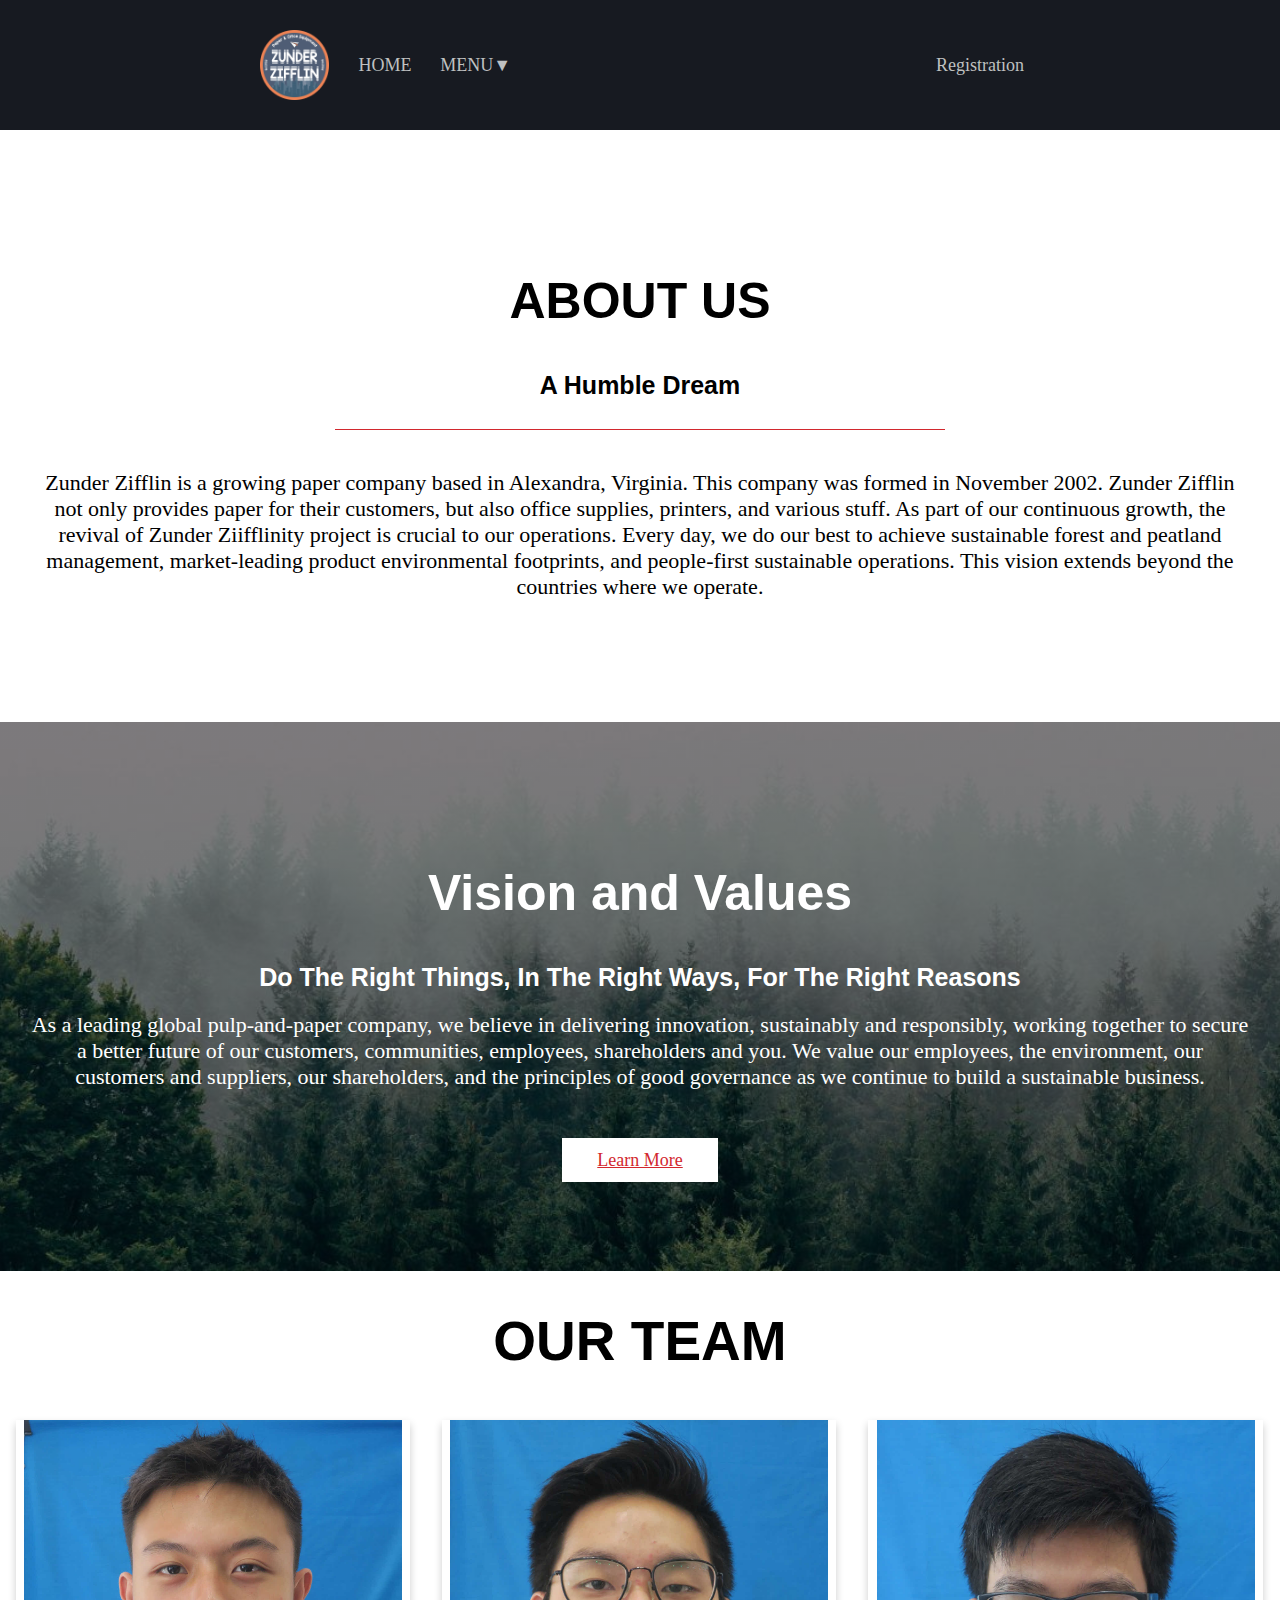
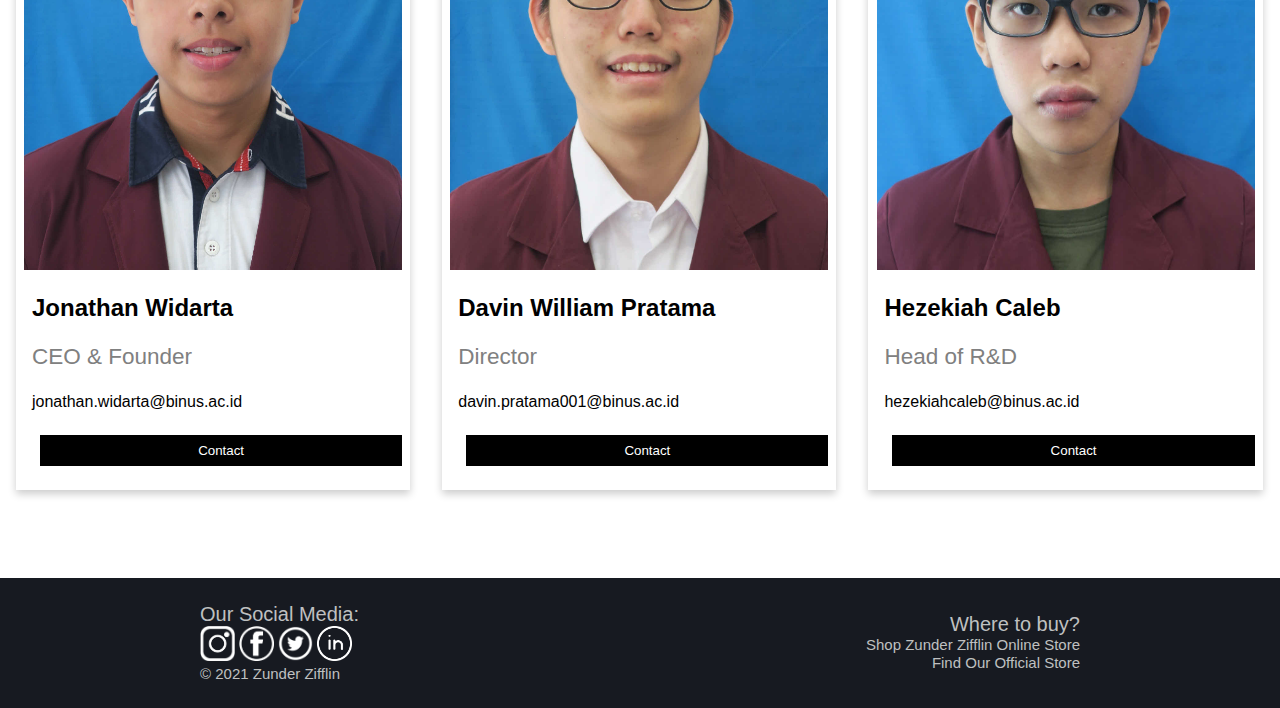
<file: CompanyProfile.html>
<!DOCTYPE html>
<html lang="en">
<head>
    <meta charset="UTF-8">
    <meta name="viewport" content="width=device-width, initial-scale=1.0">
    <title>HCI</title>
    <link rel="stylesheet" href="Styling.css">
    <script  src='jquery-3.3.1.js'></script>
    <script async src="script.js"></script>
</head>
<body>
    <header>
        <nav class="flexing" >
            <div class="headTop">
                <div class="logoContainer">
                    <img src="asset/Logo-mini.png" class="logo" alt="">
                </div>
                <div class="homeContainer">
                    <a href="index.html" class="navigation"  >HOME</a>
                </div>
                <div class="MenuContainer">
                    <div class="Menu">
                        <a class="MenuBtn">MENU▼</a>
                        <div class="grup1">
                            <a href="Product.html" class="navigation" >Products</a>
                            <a href="CompanyProfile.html" class="navigation">Company Profile</a>
                            <a href="ContactUs.html" class="navigation"> Contact Us</a>
                        </div> 
                    </div>
                </div>
                <div class="rightContainer">
                    <div class="grup2">
                        <a href="Registration.html" class="navigation">Registration</a>
                    </div>
                </div>
            </div>                        
        </nav>
    </header>


    <body>
        <div>
            <section class="story-section company-sections ct-u-paddingBoth100 paddingBothHalf noTopMobilePadding" id="section">
                <div class="container text-center">
                    <h2>
                        ABOUT US
                    </h2>
                    <h3>
                        A humble dream
                    </h3>
                    <div>
                        <div class="red-border">
                            &nbsp;
                        </div>
                        <p class="ct-u-size22 ct-u-fontWeight300 marginTop40">
                            Zunder Zifflin is a growing paper company based in Alexandra, Virginia. This company was formed in November 2002. Zunder Zifflin not only provides paper for their customers, but also office supplies, printers, and various stuff. As part of our continuous growth, the revival of Zunder Ziifflinity project is crucial to our operations. Every day, we do our best to achieve sustainable forest and peatland management, market-leading product environmental footprints, and people-first sustainable operations. This vision extends beyond the countries where we operate.
                        </p>
                    </div>
                </div>
            </section>
            <section class="culture-section company-sections ct-u-paddingBoth100 paddingBothHalf noTopMobilePadding">
                <div class="container">
                    <div>
                        <h2>
                            Vision and Values 
                        </h2>
                        <h3>
                            Do the right things, in the right ways, for the right reasons
                        </h3>
                        <p class="ct-u-size22 ct-u-fontWeight300 ct-u-marginBottom60">
                            As a leading global pulp-and-paper company, we believe in delivering innovation, sustainably and responsibly, working together to secure a better future of our customers, communities, employees, shareholders and you. We value our employees, the environment, our customers and suppliers, our shareholders, and the principles of good governance as we continue to build a sustainable business.
                        </p>
                    </div>
                    <a class="ct-u-marginTop60 btn btn-red-reversed btn-fullWidth-sm ct-u-size19" href="">Learn More</a>
                </div>
            </section>
            <div class="">
                <h2 class="staff-section">OUR TEAM</h2>
                <div class="row">
                    <div class="column2">
                        <div class="card">
                            <img src="asset/Staff-1.jpg" alt="JONATHAN WIDARTA" >
                            <div class="container-staff">
                                <h2>Jonathan Widarta</h2>
                                <p class="titleCompany">CEO & Founder</p>
                                <p>jonathan.widarta@binus.ac.id</p>
                                <p><button class="button">Contact</button></p>
                            </div>
                        </div>
                    </div>

                    <div class="column2">
                        <div class="card">
                            <img src="asset/Staff-2.jpg" alt="DAVIN WILLIAM PRATAMA" >
                            <div class="container-staff">
                                <h2>Davin William Pratama</h2>
                                <p class="titleCompany">Director</p>
                                <p>davin.pratama001@binus.ac.id</p>
                                <p><button class="button">Contact</button></p>
                            </div>
                        </div>
                    </div>

                    <div class="column2">
                        <div class="card">
                            <img src="asset/Staff-3.jpg" alt="HEZEKIAH CALEB" >
                            <div class="container-staff">
                                <h2>Hezekiah Caleb</h2>
                                <p class="titleCompany">Head of R&D</p>
                                <p>hezekiahcaleb@binus.ac.id</p>
                                <p><button class="button">Contact</button></p>
                            </div>
                        </div>
                    </div>
                </div>
            </div>
        </div>
    </body>

    <footer >
        <div class="footerContainer">
            <div class="mainContainer1">
                <div class="imageContainer">
                    <div>
                        <a class="textFooter">Our Social Media: </a>
                    </div>
                    <div>
                        <img src="asset/insta.png" class="imgFooter" alt="">
                        <img src="asset/facebook.png" class="imgFooter" alt="">
                        <img src="asset/twitter.png" class="imgFooter" alt="">
                        <img src="asset/linkedin.png" class="imgFooter" alt="">    
                    </div>
                    <div>
                       <a class="textFooter2">© 2021 Zunder Zifflin</a> 
                    </div>
                </div>
            </div>
            <div class="mainContainer2">
                <div class="imageContainer2">
                    <div>
                        <a class="textFooter">Where to buy?</a>
                    </div>
                    <div>
                        <a class="textFooter2">Shop Zunder Zifflin Online Store</a>
                    </div>
                    <div>
                        <a class="textFooter2">Find Our Official Store</a>
                    </div>
                </div>
            </div>
        </div>
    </footer>       

    
</body>
</html>
</file>
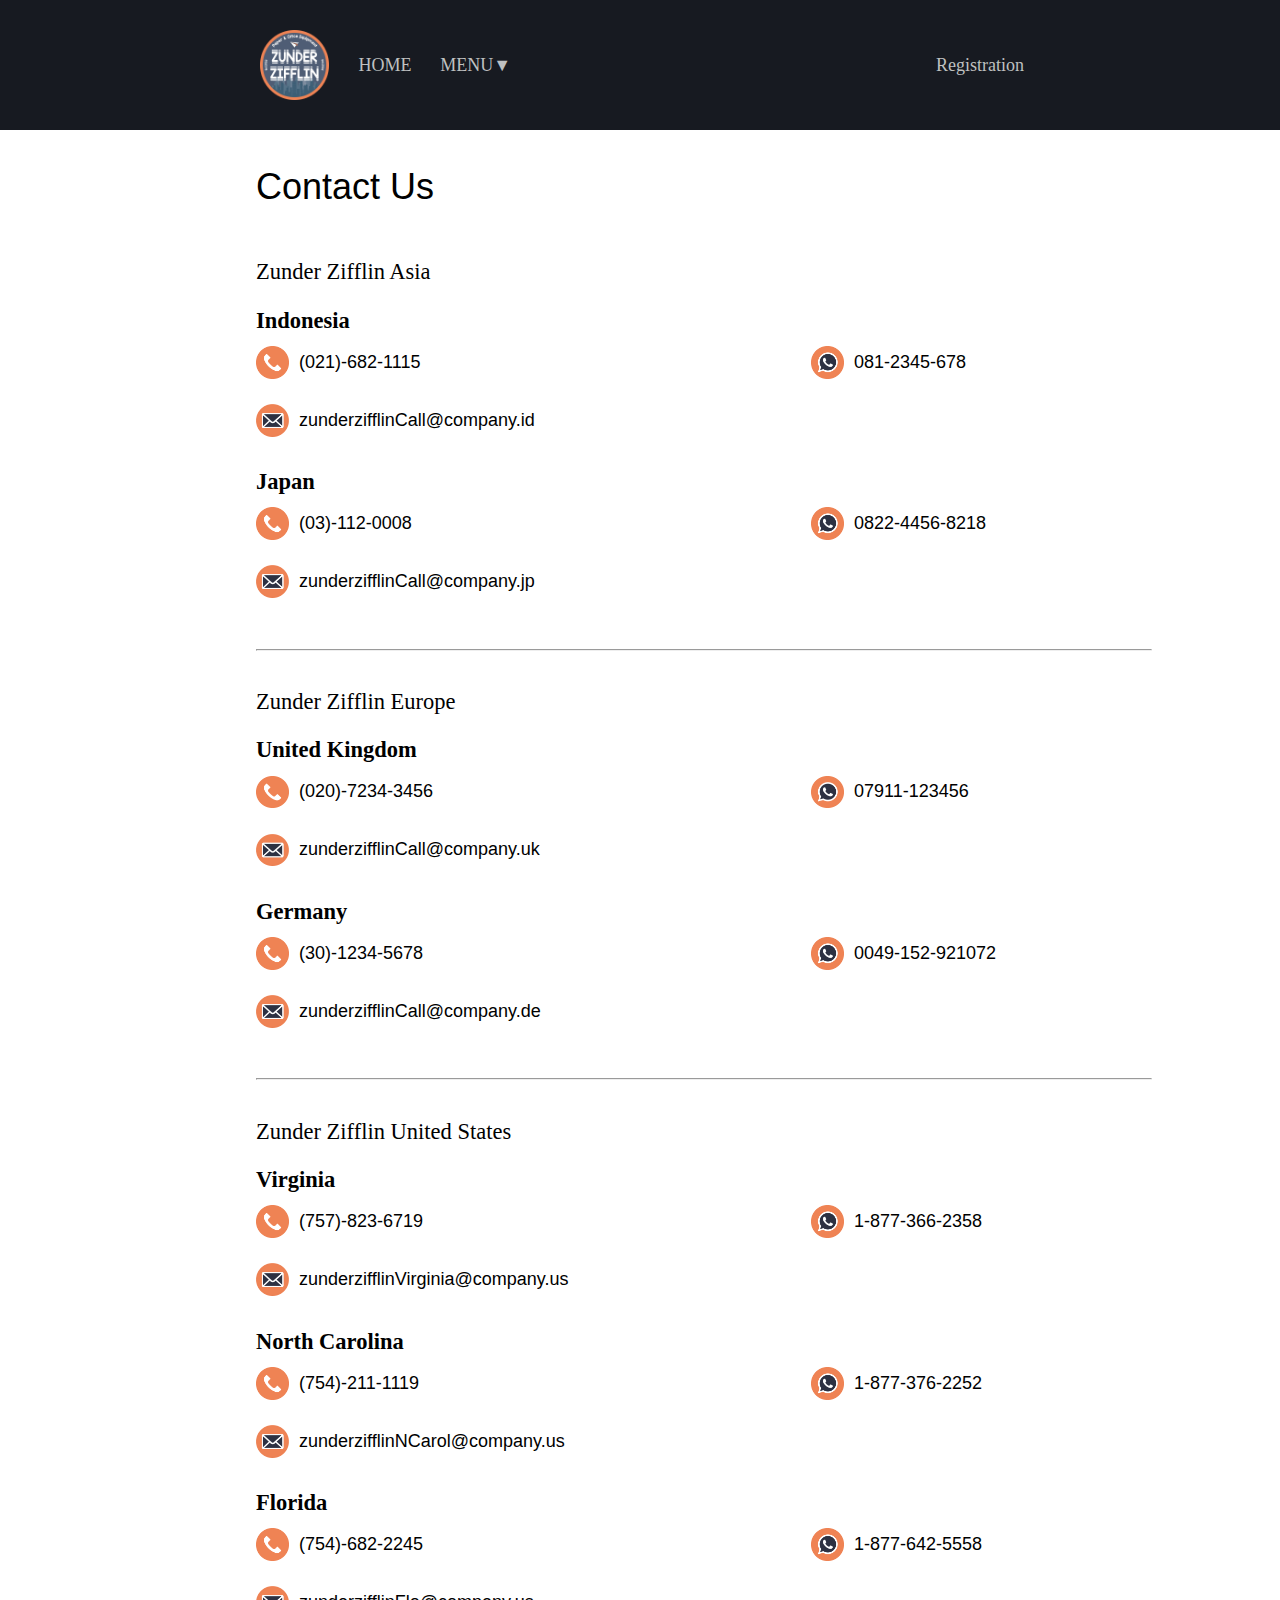
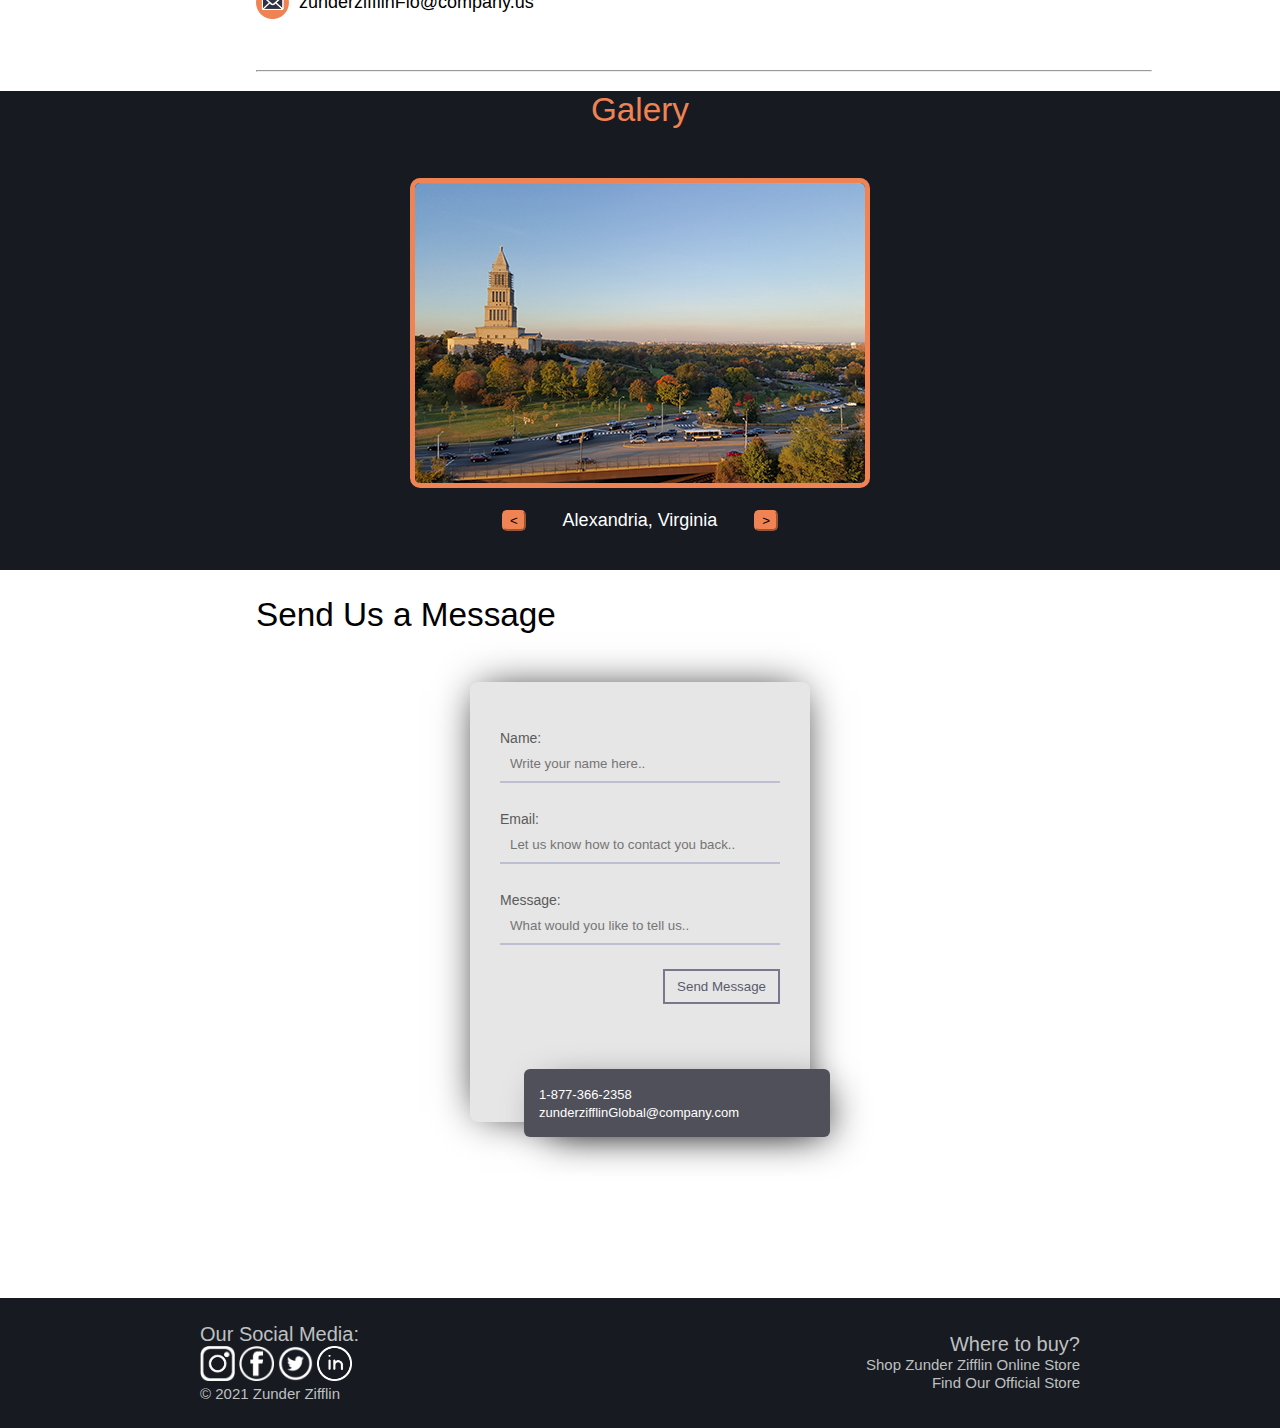
<file: ContactUs.html>
<!DOCTYPE html>
<html lang="en">
<head>
    <meta charset="UTF-8">
    <meta name="viewport" content="width=device-width, initial-scale=1.0">
    <title>HCI</title>
    <link rel="stylesheet" href="Styling.css">
    <script  src='jquery-3.3.1.js'></script>
    <script async src="script.js"></script>
</head>
<body>
        <header>
            <nav class="flexing" >
                <div class="headTop">
                    <div class="logoContainer">
                        <img src="asset/Logo-mini.png" class="logo" alt="">
                    </div>
                    <div class="homeContainer">
                        <a href="index.html" class="navigation"  >HOME</a>
                    </div>
                    <div class="MenuContainer">
                        <div class="Menu">
                            <a class="MenuBtn">MENU▼</a>
                            <div class="grup1">
                                <a href="Product.html" class="navigation" >Products</a>
                                <a href="CompanyProfile.html" class="navigation">Company Profile</a>
                                <a href="ContactUs.html" class="navigation"> Contact Us</a>
                            </div> 
                        </div>
                    </div>
                    <div class="rightContainer">
                        <div class="grup2">
                            <a href="Registration.html" class="navigation">Registration</a>
                        </div>
                    </div>
                </div>                        
            </nav>
        </header>

    <body>
        <div class="title">
            <p>Contact Us</p>
        </div>
        <div class="info1">
            <p>Zunder Zifflin Asia</p> 
            <div>
                <a class="subTitleInfo">Indonesia</a>
            </div>       
            <div class="iconContainer">
                <img src="asset/phone-logo.png" alt=""></img>
                <p class="phone">(021)-682-1115</p>
                <img src="asset/whatsapp.png" class="whatsapp" alt="">
                <p>081-2345-678 </p>
            </div>
            <div class="iconContainer">
                <img src="asset/email.png" alt="">
                <p>zunderzifflinCall@company.id</p>
            </div>

            <div class="containerInfo">
                <div>
                    <a class="subTitleInfo">Japan</a>
                </div>       
                
                <div class="iconContainer">
                    <img src="asset/phone-logo.png" alt=""></img>
                    <p class="phone">(03)-112-0008</p>
                    <img src="asset/whatsapp.png" class="whatsapp" alt="">
                    <p>0822-4456-8218</p>
                </div>
                <div class="iconContainer">
                    <img src="asset/email.png" alt="">
                    <p>zunderzifflinCall@company.jp</p>
                </div>
            </div>
        </div>
        <hr class="separator">
        <div class="info2">
            <p>Zunder Zifflin Europe</p> 
            <div>
                <a class="subTitleInfo">United Kingdom</a>
            </div>       
            <div class="iconContainer">
                <img src="asset/phone-logo.png" alt=""></img>
                <p class="phone">(020)-7234-3456</p>
                <img src="asset/whatsapp.png" class="whatsapp" alt="">
                <p>07911-123456</p>
            </div>
            <div class="iconContainer">
                <img src="asset/email.png" alt="">
                <p>zunderzifflinCall@company.uk</p>
            </div>

            <div class="containerInfo">
                <div>
                    <a class="subTitleInfo">Germany</a>
                </div>       
                
                <div class="iconContainer">
                    <img src="asset/phone-logo.png" alt=""></img>
                    <p class="phone">(30)-1234-5678</p>
                    <img src="asset/whatsapp.png" class="whatsapp" alt="">
                    <p>0049-152-921072 </p>
                </div>
                <div class="iconContainer">
                    <img src="asset/email.png" alt="">
                    <p>zunderzifflinCall@company.de</p>
                </div>
            </div>
        </div>

        <hr class="separator">

        <div class="info2">
            <p>Zunder Zifflin United States</p> 
            <div>
                <a class="subTitleInfo">Virginia</a>
            </div>       
            <div class="iconContainer">
                <img src="asset/phone-logo.png" alt=""></img>
                <p class="phone">(757)-823-6719</p>
                <img src="asset/whatsapp.png" class="whatsapp" alt="">
                <p>1-877-366-2358 </p>
            </div>
            <div class="iconContainer">
                <img src="asset/email.png" alt="">
                <p>zunderzifflinVirginia@company.us</p>
            </div>

            <div class="containerInfo">
                <div>
                    <a class="subTitleInfo">North Carolina</a>
                </div>       
                
                <div class="iconContainer">
                    <img src="asset/phone-logo.png" alt=""></img>
                    <p class="phone">(754)-211-1119</p>
                    <img src="asset/whatsapp.png" class="whatsapp" alt="">
                    <p>1-877-376-2252 </p>
                </div>
                <div class="iconContainer">
                    <img src="asset/email.png" alt="">
                    <p>zunderzifflinNCarol@company.us</p>
                </div>
            </div>
            <div class="containerInfo">
                <div>
                    <a class="subTitleInfo">Florida</a>
                </div>       
                
                <div class="iconContainer">
                    <img src="asset/phone-logo.png" alt=""></img>
                    <p class="phone">(754)-682-2245</p>
                    <img src="asset/whatsapp.png" class="whatsapp" alt="">
                    <p>1-877-642-5558</p>
                </div>
                <div class="iconContainer">
                    <img src="asset/email.png" alt="">
                    <p>zunderzifflinFlo@company.us</p>
                </div>
            </div>
        </div>

        <hr class="separator">

        <div class="galery">
            <div>
                <p class="subtitleGalery">Galery</p>
            </div>
            <div class="flexing inline column3">
                <div class="column3">
                    <ul>
                        <li>
                            <img src="asset/Alexandria-Block.jpg"></img>
                            <p class="branch-text">Alexandria, Virginia</p>
    
                        </li>
                        <li>
                            <img src="asset/Durham-Block.jpg"></img>
                            <p class="branch-text">Durham, North Carolina</p>
                        </li>
                        <li>
                            <img src="asset/Orlando-Block.jpg"></img>
                            <p class="branch-text">Orlando, Florida</p>
                        </li>
    
                    <div class="btnContainer">
                        <button id="prevBtn"><</button>
    
                        <button id="nextBtn">></button>
        
                    </div>
                    </ul>
                </div>
            </div>
        </div>
            
        <div class="subtitleContactUs">
            <a>Send Us a Message</a>
        </div>

        <div class="contactContainer">
            <div class="contactForm">
                <form class="form">
                    <p type="Name:"><input placeholder="Write your name here.."></input></p>
                    <p type="Email:"><input placeholder="Let us know how to contact you back.."></input></p>
                    <p type="Message:"><input placeholder="What would you like to tell us.."></input></p>
                    <button>Send Message</button>
                    <div>
                        <a>1-877-366-2358</a>
                        <br>
                        <a>zunderzifflinGlobal@company.com</a>
                    </div>
                </form>
            </div>
        </div>

    </body>

    <footer>
        <div class="footerContainer">
            <div class="mainContainer1">
                <div class="imageContainer">
                    <div>
                        <a class="textFooter">Our Social Media: </a>
                    </div>
                    <div>
                        <img src="asset/insta.png" class="imgFooter" alt="">
                        <img src="asset/facebook.png" class="imgFooter" alt="">
                        <img src="asset/twitter.png" class="imgFooter" alt="">
                        <img src="asset/linkedin.png" class="imgFooter" alt="">    
                    </div>
                    <div>
                       <a class="textFooter2">© 2021 Zunder Zifflin</a> 
                    </div>
                </div>
            </div>
            <div class="mainContainer2">
                <div class="imageContainer2">
                    <div>
                        <a class="textFooter">Where to buy?</a>
                    </div>
                    <div>
                        <a class="textFooter2">Shop Zunder Zifflin Online Store</a>
                    </div>
                    <div>
                        <a class="textFooter2">Find Our Official Store</a>
                    </div>
                </div>
            </div>
        </div>
    </footer>   

    
</body>
</html>
</file>
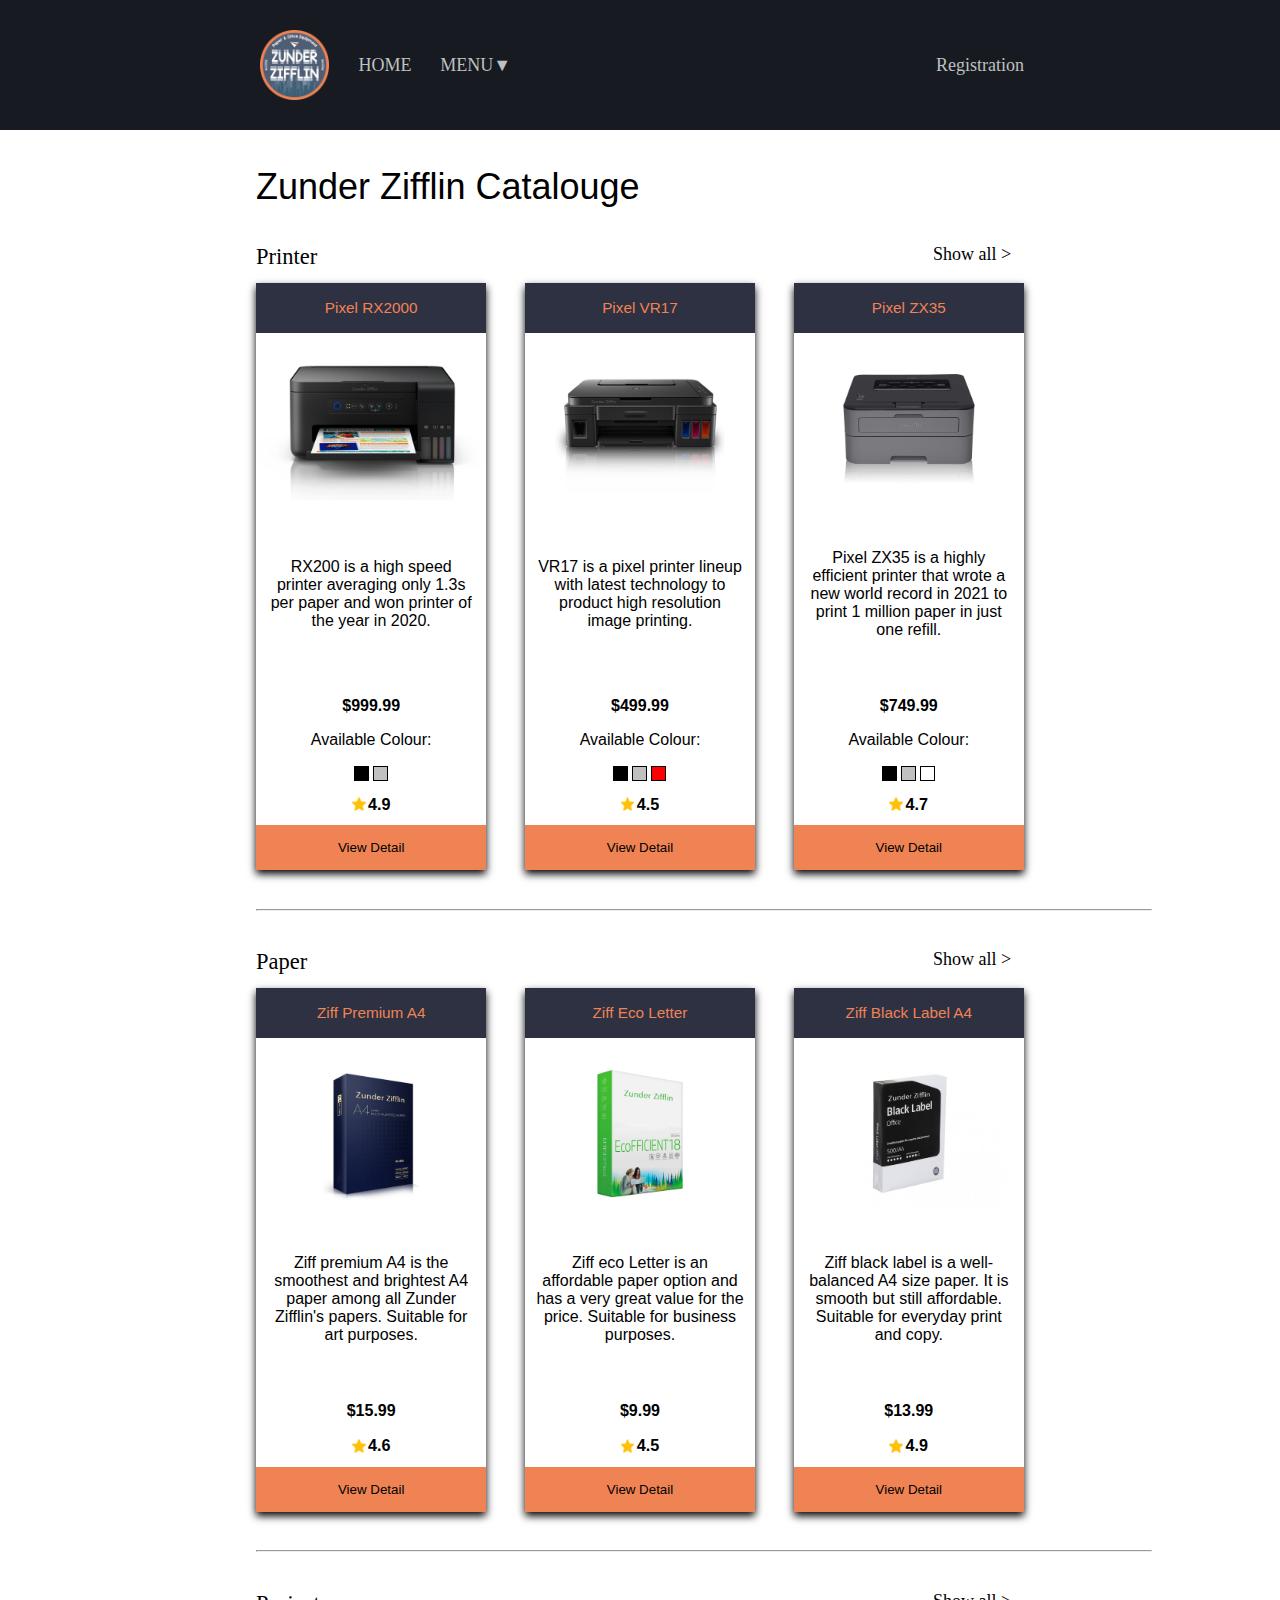
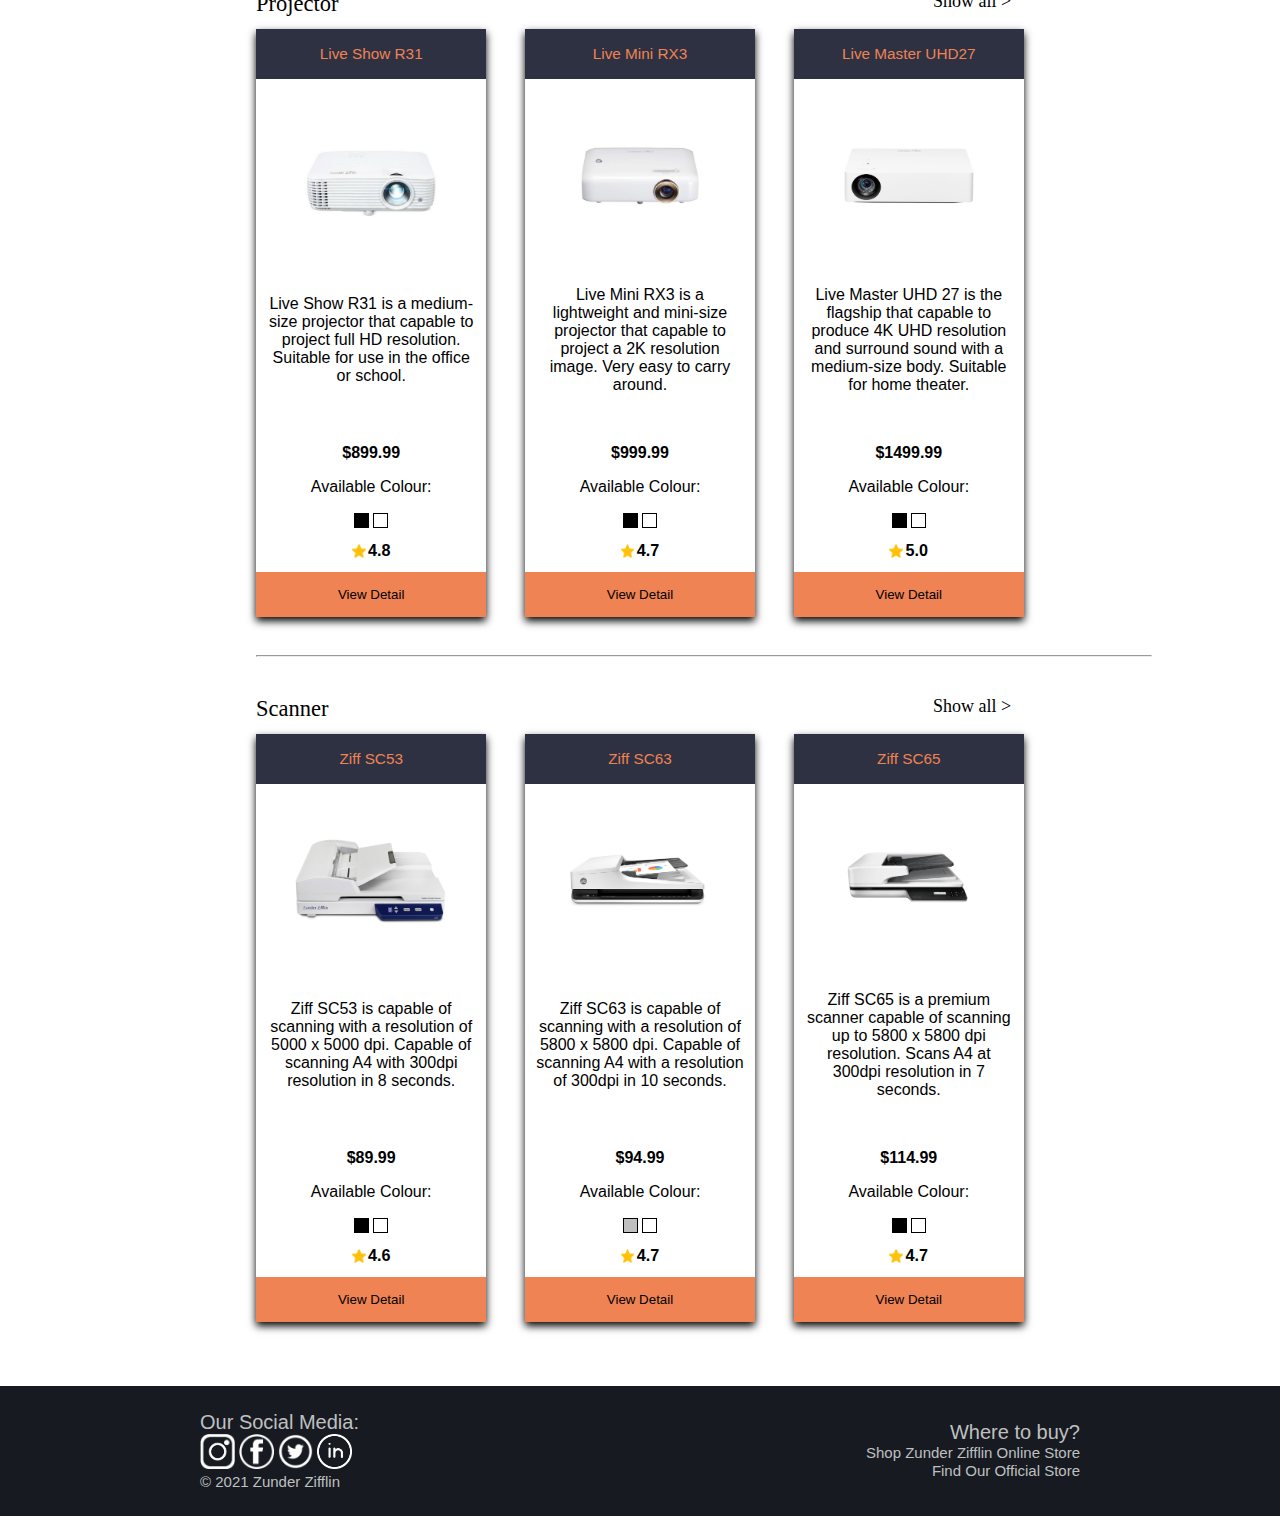
<file: Product.html>
<!DOCTYPE html>
<html lang="en">
<head>
    <meta charset="UTF-8">
    <meta name="viewport" content="width=device-width, initial-scale=1.0">
    <title>HCI</title>
    <link rel="stylesheet" href="Styling.css">
    <script  src='jquery-3.3.1.js'></script>
    <script async src="script.js"></script>
</head>
<body>

        <header>
            <nav class="flexing" >
                <div class="headTop">
                    <div class="logoContainer">
                        <img src="asset/Logo-mini.png" class="logo" alt="">
                    </div>
                    <div class="homeContainer">
                        <a href="index.html" class="navigation"  >HOME</a>
                    </div>
                    <div class="MenuContainer">
                        <div class="Menu">
                            <a class="MenuBtn">MENU▼</a>
                            <div class="grup1">
                                <a href="Product.html" class="navigation" >Products</a>
                                <a href="CompanyProfile.html" class="navigation">Company Profile</a>
                                <a href="ContactUs.html" class="navigation"> Contact Us</a>
                            </div> 
                        </div>
                    </div>
                    <div class="rightContainer">
                        <div class="grup2">
                            <a href="Registration.html" class="navigation">Registration</a>
                        </div>
                    </div>
                </div>                        
            </nav>
        </header>
        
    <body>
        <div class="title">
            <p>Zunder Zifflin Catalouge</p>
        </div>
        <div class="catalogueCategory">
            <a>Printer</a>
            <a class="categorySubTitle">Show all ></a>
        </div>
        <div class="productContainer">
            <div class="product">
                <p class="productTitle">Pixel RX2000</p>
                <img class="thumbnail" src="asset/product1.png" alt="">
                <div class="productInfo">
                    <p class="desc">RX200 is a high speed printer averaging only 1.3s per paper and won printer of the year in 2020.</p>   
                </div>
                <p class="price">$999.99</p> 
                <div class="colour">
                    <p>Available Colour:</p>
                    <button class="colour1"></button>
                    <button class="colour2"></button>
                </div>
                <div class="rating">
                    <img src="asset/star (ori).png" alt="">
                    <a>4.9</a>
                </div>
                <button class="btnDetail">View Detail</button>
            </div>

            <div class="product">
                <p class="productTitle">Pixel VR17</p>
                <img class="thumbnail" src="asset/printer3.png" alt="">
                <div class="productInfo">
                    <p class="desc">VR17 is a pixel printer lineup with latest technology to product high resolution image printing.</p>    
                </div>
                <p class="price">$499.99</p>
                <p>Available Colour:</p>
                <div class="colour">
                    <button class="colour1"></button>
                    <button class="colour2"></button>
                    <button class="colour4"></button>
                </div>
                <div class="rating">
                    <img src="asset/star (ori).png" alt="">
                    <a>4.5</a>
                </div>
                <button class="btnDetail">View Detail</button>
            </div>

            <div class="product">
                <p class="productTitle">Pixel ZX35</p>
                <img class="thumbnail" src="asset/printer2.png" alt="">
                <div class="productInfo">
                    <p class="desc">Pixel ZX35 is a highly efficient printer that wrote a new world record in 2021 to print 1 million paper in just one refill.</p>
                </div>
                <p class="price">$749.99</p>    
                <p>Available Colour:</p>
                <div class="colour">
                    <button class="colour1"></button>
                    <button class="colour2"></button>
                    <button class="colour3"></button>
                </div>
                <div class="rating">
                    <img src="asset/star (ori).png" alt="">
                    <a>4.7</a>
                </div>
                <button class="btnDetail">View Detail</button>
            </div>
        </div>

        <hr class="separator">
       
        <div class="catalogueCategory">
            <a>Paper</a>
            <a class="categorySubTitle">Show all ></a>
        </div>
        <div class="productContainer">
            <div class="product">
                <p class="productTitle">Ziff Premium A4</p>
                <img class="thumbnail" src="asset/paper1.png" alt="">
                <div class="productInfo">
                    <p class="desc">Ziff premium A4 is the smoothest and brightest A4 paper among all Zunder Zifflin's papers. Suitable for art purposes.</p>  
                </div>
                <p class="price">$15.99</p>  
                <div class="rating">
                    <img src="asset/star (ori).png" alt="">
                    <a>4.6</a>
                </div>
                <button class="btnDetail">View Detail</button>
            </div>

            <div class="product">
                <p class="productTitle">Ziff Eco Letter</p>
                <img class="thumbnail" src="asset/paper2.png" alt="">
                <div class="productInfo">
                    <p class="desc">Ziff eco Letter is an affordable paper option and has a very great value for the price. Suitable for business purposes.</p>   
                </div>
                <p class="price">$9.99</p> 
                <div class="rating">
                    <img src="asset/star (ori).png" alt="">
                    <a>4.5</a>
                </div>
                <button class="btnDetail">View Detail</button>
            </div>

            <div class="product">
                <p class="productTitle">Ziff Black Label A4</p>
                <img class="thumbnail" src="asset/paper3.png" alt="">
                <div class="productInfo">
                    <p class="desc">Ziff black label is a well-balanced A4 size paper. It is smooth but still affordable. Suitable for everyday print and copy.</p>
                </div>
                <p class="price">$13.99</p>    
                <div class="rating">
                    <img src="asset/star (ori).png" alt="">
                    <a>4.9</a>
                </div>
                <button class="btnDetail">View Detail</button>
            </div>
        </div>

        <hr class="separator">

        <div class="catalogueCategory">
            <a>Projector</a>
            <a class="categorySubTitle">Show all ></a>
        </div>
        <div class="productContainer">
            <div class="product">
                <p class="productTitle">Live Show R31</p>
                <img class="thumbnail" src="asset/projector1.png" alt="">
                <div class="productInfo">
                    <p class="desc">Live Show R31 is a medium-size projector that capable to project full HD resolution. Suitable for use in the office or school.</p>   
                </div>
                <p class="price">$899.99</p> 
                <p>Available Colour:</p>
                <div class="colour">
                    <button class="colour1"></button>
                    <button class="colour3"></button>
                </div>
                <div class="rating">
                    <img src="asset/star (ori).png" alt="">
                    <a>4.8</a>
                </div>
                <button class="btnDetail">View Detail</button>
            </div>

            <div class="product">
                <p class="productTitle">Live Mini RX3</p>
                <img class="thumbnail" src="asset/projector2.png" alt="">
                <div class="productInfo">
                    <p class="desc">Live Mini RX3 is a lightweight and mini-size projector that capable to project a 2K resolution image. Very easy to carry around.</p>
                </div>
                <p class="price">$999.99</p>  
                <p>Available Colour:</p>
                <div class="colour">
                    <button class="colour1"></button>
                    <button class="colour3"></button>
                </div>
                <div class="rating">
                    <img src="asset/star (ori).png" alt="">
                    <a>4.7</a>
                </div>
                <button class="btnDetail">View Detail</button>
            </div>

            <div class="product">
                <p class="productTitle">Live Master UHD27 </p>
                <img class="thumbnail" src="asset/projector3.png" alt="">
                <div class="productInfo">
                    <p class="desc">Live Master UHD 27 is the flagship that capable to produce 4K UHD resolution and surround sound with a medium-size body. Suitable for home theater.</p>    
                </div>
                <p class="price">$1499.99</p>
                <p>Available Colour:</p>
                <div class="colour">
                    <button class="colour1"></button>
                    <button class="colour3"></button>
                </div>
                <div class="rating">
                    <img src="asset/star (ori).png" alt="">
                    <a>5.0</a>
                </div>
                <button class="btnDetail">View Detail</button>
            </div>
        </div>

        <hr class="separator">

        <div class="catalogueCategory">
            <a>Scanner</a>
            <a class="categorySubTitle">Show all ></a>
        </div>
        <div class="productContainer">
            <div class="product">
                <p class="productTitle">Ziff SC53</p>
                <img class="thumbnail" src="asset/scanner1.png" alt="">
                <div class="productInfo">
                    <p class="desc">Ziff SC53 is capable of scanning with a resolution of 5000 x 5000 dpi. Capable of scanning A4 with 300dpi resolution in 8 seconds.</p>   
                </div>
                <p class="price">$89.99</p> 
                <p>Available Colour:</p>
                <div class="colour">
                    <button class="colour1"></button>
                    <button class="colour3"></button>
                </div>
                <div class="rating">
                    <img src="asset/star (ori).png" alt="">
                    <a>4.6</a>
                </div>
                <button class="btnDetail">View Detail</button>
            </div>

            <div class="product">
                <p class="productTitle">Ziff SC63</p>
                <img class="thumbnail" src="asset/scanner2.png" alt="">
                <div class="productInfo">
                    <p class="desc">Ziff SC63 is capable of scanning with a resolution of 5800 x 5800 dpi. Capable of scanning A4 with a resolution of 300dpi in 10 seconds.</p>
                </div>
                <p class="price">$94.99</p>  
                <p>Available Colour:</p>
                <div class="colour">
                    <button class="colour2"></button>
                    <button class="colour3"></button>
                </div>
                <div class="rating">
                    <img src="asset/star (ori).png" alt="">
                    <a>4.7</a>
                </div>
                <button class="btnDetail">View Detail</button>
            </div>

            <div class="product">
                <p class="productTitle">Ziff SC65 </p>
                <img class="thumbnail" src="asset/scanner3.png" alt="">
                <div class="productInfo">
                    <p class="desc">Ziff SC65 is a premium scanner capable of scanning up to 5800 x 5800 dpi resolution. Scans A4 at 300dpi resolution in 7 seconds.</p>    
                </div>
                <p class="price">$114.99</p>
                <p>Available Colour:</p>
                <div class="colour">
                    <button class="colour1"></button>
                    <button class="colour3"></button>
                </div>
                <div class="rating">
                    <img src="asset/star (ori).png" alt="">
                    <a>4.7</a>
                </div>
                <button class="btnDetail">View Detail</button>
            </div>
        </div>

    </body>
    <footer>
        <div class="footerContainer">
            <div class="mainContainer1">
                <div class="imageContainer">
                    <div>
                        <a class="textFooter">Our Social Media: </a>
                    </div>
                    <div>
                        <img src="asset/insta.png" class="imgFooter" alt="">
                        <img src="asset/facebook.png" class="imgFooter" alt="">
                        <img src="asset/twitter.png" class="imgFooter" alt="">
                        <img src="asset/linkedin.png" class="imgFooter" alt="">    
                    </div>
                    <div>
                       <a class="textFooter2">© 2021 Zunder Zifflin</a> 
                    </div>
                </div>
            </div>
            <div class="mainContainer2">
                <div class="imageContainer2">
                    <div>
                        <a class="textFooter">Where to buy?</a>
                    </div>
                    <div>
                        <a class="textFooter2">Shop Zunder Zifflin Online Store</a>
                    </div>
                    <div>
                        <a class="textFooter2">Find Our Official Store</a>
                    </div>
                </div>
            </div>
        </div>
    </footer>   

    
</body>
</html>
</file>
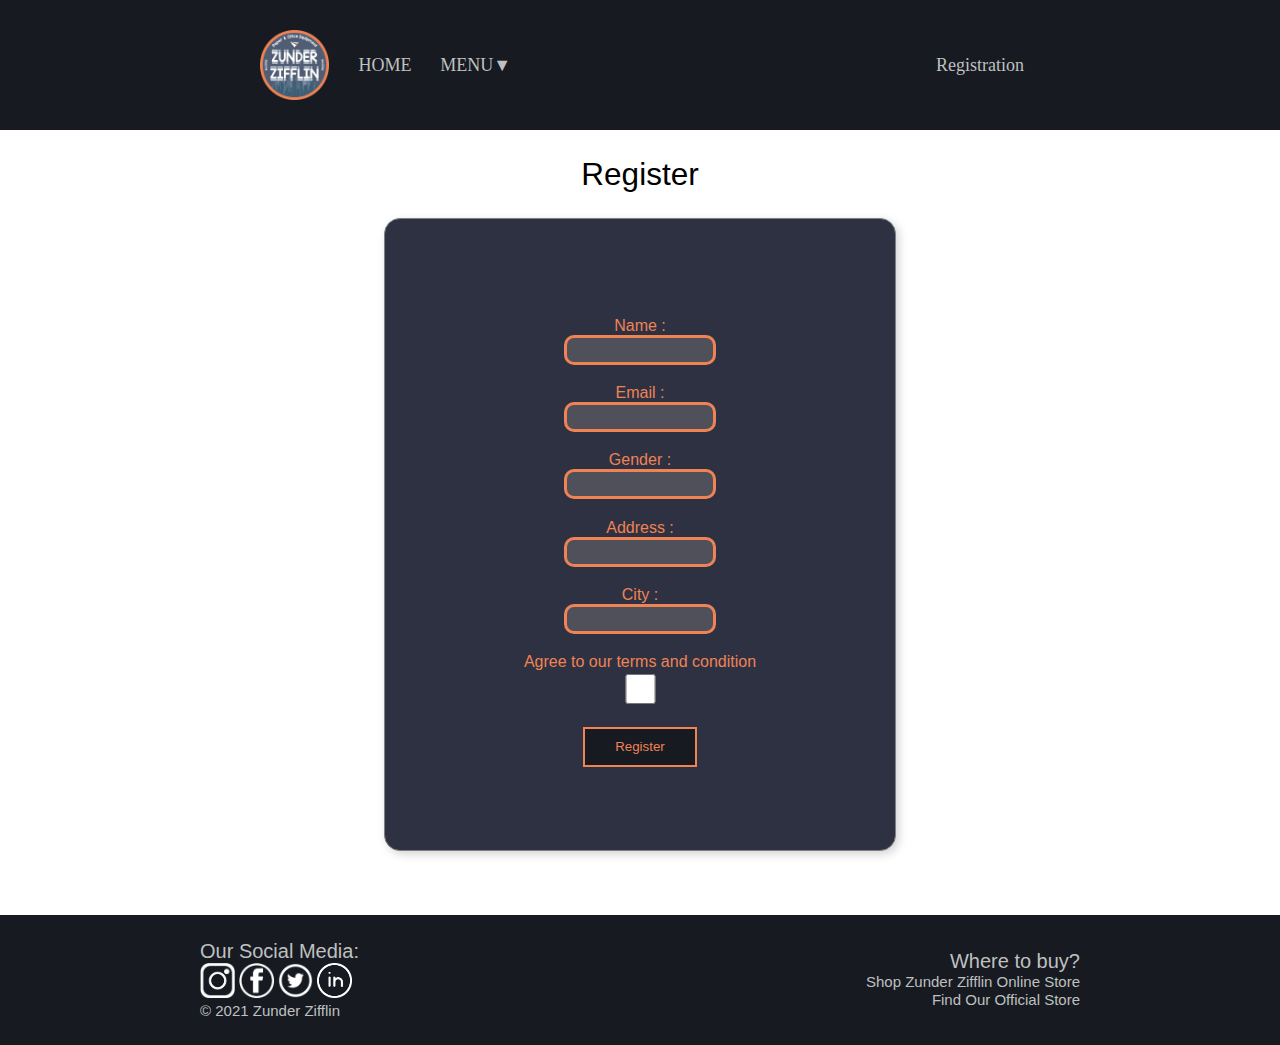
<file: Registration.html>
<!DOCTYPE html>
<html lang="en">
<head>
    <meta charset="UTF-8">
    <meta name="viewport" content="width=device-width, initial-scale=1.0">
    <title>HCI</title>
    <link rel="stylesheet" href="Styling.css">
    <script src="register.js"></script>
</head>
<body>

    <header>
        <nav class="flexing" >
            <div class="headTop">
                <div class="logoContainer">
                    <img src="asset/Logo-mini.png" class="logo" alt="">
                </div>
                <div class="homeContainer">
                    <a href="index.html" class="navigation"  >HOME</a>
                </div>
                <div class="MenuContainer">
                    <div class="Menu">
                        <a class="MenuBtn">MENU▼</a>
                        <div class="grup1">
                            <a href="Product.html" class="navigation" >Products</a>
                            <a href="CompanyProfile.html" class="navigation">Company Profile</a>
                            <a href="ContactUs.html" class="navigation"> Contact Us</a>
                        </div> 
                    </div>
                </div>
                <div class="rightContainer">
                    <div class="grup2">
                        <a href="Registration.html" class="navigation">Registration</a>
                    </div>
                </div>
            </div>                        
        </nav>
    </header>


    <body>
      
<div class="subtitle">  Register </div>        

<form  onsubmit="validatingForm(event)" id = "registerForm" class="formy">
    <div class="formyDiv">
        <div class="errorContainer">
            <p id="lblError" class="error"></p>
        </div>
        <div>
            <label for="Username">Name :</label>
            <br/>
            
            <input class="input" id="username" type="text" >
            <br/>
     
        </div>
        <div>
            <label for="Email">Email :</label>
            <br/>
            <input class="input" id="email" type="email">
            <br/>
     
        </div>
        <div>
            <label for="gender">Gender :</label>
            <br/>
            <input class="input" id="gender" type="text">
            <br/>
        </div>
        <div>
            <label for="Address">Address :</label>
            <br/>
            <input class="input" id="address"  type="text">
            <br/>
        </div>
        <div>
            <label for="city">City :</label>
            <br/>
            <input class="input" id="city"  type="text">
            <br/>
        </div>
        <div>
            <label for="agree">Agree to our terms and condition</label>
            <br/>
            <input class="input" name="agree" id="agree" type="checkbox">
            <br/>
     
        </div>

        <div class="btnRegister">
            <button >Register</button>
        </div>
 
        
    </div>

</form>    

    </body>

    <footer >
        <div class="footerContainer">
            <div class="mainContainer1">
                <div class="imageContainer">
                    <div>
                        <a class="textFooter">Our Social Media: </a>
                    </div>
                    <div>
                        <img src="asset/insta.png" class="imgFooter" alt="">
                        <img src="asset/facebook.png" class="imgFooter" alt="">
                        <img src="asset/twitter.png" class="imgFooter" alt="">
                        <img src="asset/linkedin.png" class="imgFooter" alt="">    
                    </div>
                    <div>
                       <a class="textFooter2">© 2021 Zunder Zifflin</a> 
                    </div>
                </div>
            </div>
            <div class="mainContainer2">
                <div class="imageContainer2">
                    <div>
                        <a class="textFooter">Where to buy?</a>
                    </div>
                    <div>
                        <a class="textFooter2">Shop Zunder Zifflin Online Store</a>
                    </div>
                    <div>
                        <a class="textFooter2">Find Our Official Store</a>
                    </div>
                </div>
            </div>
        </div>
    </footer>   

    
</body>
</html>
</file>
<file: Styling.css>
body{
    height : 100%;
    margin: 0 0;
}

.logoContainer{
    height: 70%;
    width: 15%;
    display: flex;
    align-items: center;
    justify-content: center;
    margin-left: 20%;
}

.logoContainer img{
    width: 90%;
}

.headTop{
    width: 100%;
    background-color: #171a21;
    overflow: hidden;
    height: 130px;
    display: flex;
    align-content: center;
    align-items: center;
    
}

.rightContainer{
    display: flex;
    align-items: center;
    width: 100%;
    justify-content: flex-end;
    margin-right: 20%;
}

.navigation:hover{
    color: white;
}

.grup1{
    display: none;
    position: absolute;
    background-color: #171a21;
    width: 160px;
    box-shadow: 0px 5px 12px 0px black;
    z-index: 1;
    transition: all 1s;
}

.Menu:hover .grup1{
    display: block;
    padding-top: 15px;
}

.MenuContainer{
    margin-left: 1%;
    height: 100%;
    display: flex;
    align-items: center;
}

.Menu{
    overflow: hidden;
    margin-left: 1em;
}


.Menu .MenuBtn{
    font-size: 2vh;
    border: none;
    outline: none;
    color: #bfc0c0;
    margin: 0;
    
}

.Menu .MenuBtn:hover{
    color: white;
    
}

.homeContainer{
    display: flex;
    align-items: center;
    margin-left: 2%;
}

.homeContainer a{
    font-size: 2vh;
    color: #bfc0c0;
    text-decoration: none;
}

.grup1 a{
    
    color: #bfc0c0;
    float: none;
    display: block;
    text-decoration: none;
    text-align: left;
    font-size: 17px;
    min-height: 9%;
    padding: 12px 16px;
}

.grup2 a{
    color: #bfc0c0;
    text-decoration: none;
    font-size: 2vh;
}

.banner{
    width: 100%;
}

.category1{
    width: 13%;
    box-shadow:  0 5px 8px black;
}

.category1:hover{
    transition: 0.5s;
    opacity: 0.3;
}

.category2{
    width: 10%;
    height: 10%;
}

.productCategory{
    display: flex;
    justify-content: space-evenly;
    align-items: center;
    margin-left: 10%;
    margin-right: 10%;
}

.productCategoryName{
    margin-top: 20px;
    display: flex;
    justify-content: space-evenly;
    align-items: center;
}

.category1Name{
    font-size: 20px;
    font-family: 'Gill Sans', 'Gill Sans MT', Calibri, 'Trebuchet MS', sans-serif;
    width: 10%;
    text-align: center;
    text-decoration: none;
    color: black;
}

.category1Name:hover{
    color: #999eb1;
}

.CategoryContainer{
    width: 100%;
    height: 30%;
}

.subtitle{
    margin-top: 2%;
    margin-bottom: 2%;
    color: black;
    font-size: 3.5vh;
    text-align: center;
    font-family: -apple-system, BlinkMacSystemFont, 'Segoe UI', Roboto, Oxygen, Ubuntu, Cantarell, 'Open Sans', 'Helvetica Neue', sans-serif;
}

.login{
    padding-right: 200px;
}



.container1{
    height: 100%;
    display: flex;
    justify-content: flex-end;
    margin-top: 5%;
    
}

.container1 img{
    width: 49%;
}

.container2  img{
    width: 49%;
    
}

/* Why us */
.whyUs{
    width: 30%;
    text-align: center;
    border: 2px solid black;
    font-family: -apple-system, BlinkMacSystemFont, 'Segoe UI', Roboto, Oxygen, Ubuntu, Cantarell, 'Open Sans', 'Helvetica Neue', sans-serif;
}

.whyUs2{
    width: 45%;
    text-align: center;
    border: 2px solid black;
    font-family: -apple-system, BlinkMacSystemFont, 'Segoe UI', Roboto, Oxygen, Ubuntu, Cantarell, 'Open Sans', 'Helvetica Neue', sans-serif;
}

.whyUsImageContainer{
    padding-top: 10px;
    width: 100%;

}

.whyUsTitle{
    margin-top: 0;
    margin-bottom: 0;
    padding-top: 2%;
    font-size: 2vh;
    color: black;
    text-align: center;
    font-weight: bold;
}

.whyUsImage{
    width: 50%;
}

.whyUsInfo{
    margin-left: 3%;
    margin-right: 3%;
    min-height: 180px;
    display: flex;
    align-items: center;
}

.whyUsContainer{
    margin-left: 20%;
    margin-right: 20%;
    display: flex;
    justify-content: space-evenly;
}

.whyUsContainer2{
    margin-top: 2%;
    margin-left: 30%;
    margin-right: 30%;
    display: flex;
    justify-content: space-evenly;
}

.whyUsInfo p{
    font-size: 1.8vh;
    font-family: -apple-system, BlinkMacSystemFont, 'Segoe UI', Roboto, Oxygen, Ubuntu, Cantarell, 'Open Sans', 'Helvetica Neue', sans-serif;
}


.infoText{
    font-size: 2.5vh;
    font-family: -apple-system, BlinkMacSystemFont, 'Segoe UI', Roboto, Oxygen, Ubuntu, Cantarell, 'Open Sans', 'Helvetica Neue', sans-serif;
}

.subtitleInfo{
    font-size: 2vh;
    font-family: -apple-system, BlinkMacSystemFont, 'Segoe UI', Roboto, Oxygen, Ubuntu, Cantarell, 'Open Sans', 'Helvetica Neue', sans-serif;
    color: #999eb1;
    display: flex;
    justify-content: flex-end;
}

.subtitleInfo2{
    font-size: 1.8vh;
    font-family: -apple-system, BlinkMacSystemFont, 'Segoe UI', Roboto, Oxygen, Ubuntu, Cantarell, 'Open Sans', 'Helvetica Neue', sans-serif;
    color: #999eb1;
    
}

.container2{
    display: flex;
    margin-top: -3%;
    justify-content: flex-start;
    align-items: center;
}

.imgFooter{
    width: 35px;
    height: 25%;
    
}

.footerContainer{
    width: 100%;
    background-color: #171a21;
    overflow: hidden;
    height: 130px;
    display: flex;
    align-items: center;
}

.imageContainer{
    width: 100%;
    flex: 2;
    margin-left: 200px;
}


.textFooter{
    font-size: 20px;
    color: #bfc0c0;
    font-family: 'Gill Sans', 'Gill Sans MT', Calibri, 'Trebuchet MS', sans-serif
}

.textFooter2{
    font-size: 15px;
    color: #bfc0c0;
    font-family: 'Gill Sans', 'Gill Sans MT', Calibri, 'Trebuchet MS', sans-serif
}

.mainContainer2{
    width: 100%;
    display: flex;
    justify-content: flex-end;
    text-align: right;
    margin-right: 200px;
}

footer{
    margin-top: 5%;
}

.promo{
    background-color: #171a21;
}

.subtitle2{
    margin-top: 3%;
    padding-top: 1.5%;
    color: white;
    font-size: 3vh;
    text-align: center;
    font-family: -apple-system, BlinkMacSystemFont, 'Segoe UI', Roboto, Oxygen, Ubuntu, Cantarell, 'Open Sans', 'Helvetica Neue', sans-serif;
}

.column li{
    display: flex;
    justify-content: center;
}

.column ul{
    list-style: none;
    padding: 0%;
}

.column li img{
    border: 5px solid #ef8354;
    border-radius: 10px;
    width: 60%;
    margin-bottom: 5%;
}

.column li p{
    font-size: 2vh;
}

.btnContainerHome{
    display: flex;
    justify-content: space-evenly;
    align-items: center;
    
}



#nextBtnHome{
    background-color: transparent;
    border: none;
    margin-top: -5%;
    font-size: 4vh;
    font-weight: bold;
    cursor: pointer;
    color: #ef8354;
}

#nextBtnHome:hover{
    transition: 0.5s;
    color: white;
}

#prevBtnHome{
    background-color: transparent;
    border: none;
    margin-top: -5%;
    font-size: 4vh;
    font-weight: bold;
    cursor: pointer;
    color: #ef8354;
}

#prevBtnHome:hover{
    transition: 0.5s;
    color: white;
}


/* product */

.title{
    margin-left: 20%;
    margin-top: 2%;
    font-size: 3.5vh;
    font-family: -apple-system, BlinkMacSystemFont, 'Segoe UI', Roboto, Oxygen, Ubuntu, Cantarell, 'Open Sans', 'Helvetica Neue', sans-serif;
}

.productContainer{
    margin-left: 20%;
    margin-right: 20%;
    display: flex;
    align-items: center;
    justify-content: space-between;
}

.product{
    max-width: 30%;
    text-align: center;
    box-shadow: 0 4px 8px black;
    min-height: 50%;
    
}
.infoContainer{
    min-height: 200px;
}

.product p{
    font-family: -apple-system, BlinkMacSystemFont, 'Segoe UI', Roboto, Oxygen, Ubuntu, Cantarell, 'Open Sans', 'Helvetica Neue', sans-serif;
}

.thumbnail{
    margin-top: 3%;
    width: 100%;

}

.productTitle{
    font-size: 1.7vh;
    width: 100%;
    height: 50px;
    margin-top: 0;
    display: flex;
    align-items: center;
    justify-content: center;
    color: #ef8354;
    background-color: #2d3142;
    
    
}
.rating{
    display: flex;
    justify-content: center;
    align-items: center;
}


.rating a{
    margin-left: 1%;
    font-size: 1.8vh;
    font-weight: bold;
    font-family: -apple-system, BlinkMacSystemFont, 'Segoe UI', Roboto, Oxygen, Ubuntu, Cantarell, 'Open Sans', 'Helvetica Neue', sans-serif;
}

.btnDetail{
    margin-top: 5%;
    width: 100%;
    background-color: #ef8354;
    height: 45px;
    border: none;
    cursor: pointer;
}

.btnDetail:hover{
    border: 2px solid #2d3142;
}

.rating img{
    width: 6%;
}

.catalogueCategory{
    margin-left: 20%;
    margin-right: 21%;
    margin-bottom: 1%;
    font-size: 2.5vh;
    display: flex;
    justify-content: space-between;
}

.categorySubTitle{
    font-size: 2vh;
    cursor: pointer;
}


.separator{
    width: 60%;
    margin-left: 20%;
    margin-top: 3%;
    margin-bottom: 3%;
}

.productInfo{
    margin-left: 5%;
    margin-right: 5%;
    height: 175px;
    display: flex;
    align-items: center;
}

.colour{
    margin-bottom: 5%;
}

.colour1{
    background-color: black;
    height: 15px;
    width: 15px;
    border: 0.5px solid black;
}

.colour2{
    background-color: silver;
    height: 15px;
    width: 15px;
    border: 0.5px solid black;
}

.colour3{
    background-color: white;
    border: 0.5px solid black;
    height: 15px;
    width: 15px;
}

.colour4{
    background-color: red;
    border: 0.5px solid black;
    height: 15px;
    width: 15px;
}

.price{
    font-weight: bold;
}

/* Company profile */

.separator-type, .title-type, .intro-type, .content-type .intro-type p {
    position: relative;
}
.intro-type .container {
    padding: auto !important;
}

@media (min-width: 1630px){
.container {
    width: 100%;
}
.parallax {
    background-attachment: inherit !important;
}
.parallax {
    background-attachment: inherit !important;
    background-repeat: repeat;
    background-size: cover;
    position: absolute;
    top: 0px;
    bottom: 0px;
    width: 100%;
    z-index: -10;
}
}

.intro-type .container h1.white, .company-heading h1 {
    font-family: 'Raleway', sans-serif;
    font-weight: 100 !important;
    text-transform: capitalize;
    font-size: 65px;
    margin-bottom: 20px;
}
.company-sections h2, .careers-sections h2, .perks-section h2 {
    font-weight: 800;
    font-size: 50px;
}
.company-sections h2, .company-sections h3, .careers-sections h2, .perks-section h2 {
    font-family: 'proxima-nova', sans-serif;
}
.company-sections h3 {
    font-size: 25px;
    font-weight: 700;
    margin: 14px 0;
    font-family: 'proxima-nova', sans-serif;
    text-transform: capitalize;
}
.red-border {
    width: 50%;
    border-bottom: 1px solid #d2282e;
    margin: 0 auto;
    height: 16px;
}
.company-sections p {
    margin-top: 20px;
}
.ct-u-size22 {
    font-size: 22px;
}
.ct-u-fontWeight300 {
    font-weight: 300;
}
.marginTop40 {
    margin-top: 40px !important;
}
.ct-u-paddingBoth100 {
    padding: 100px 30px;
}
.culture-section {
    background: linear-gradient(rgba(0, 0, 0, 0.45),rgba(0, 0, 0, 0.45)), url(asset/96234448bc5e0c552f269239cebde188.jpg) top no-repeat;
}
.company-sections, .careers-sections, .left-headquarter-section-img, .right-headquarter-section-img {
    text-align: center;
}
.ct-u-marginBottom60{
    margin-bottom: 60px;
}
.ct-u-marginTop60{
    margin-top: 60px;
}
.company-sections h2, .careers-sections h2, .perks-section h2 {
    font-weight: 800;
    font-size: 50px;
}
.company-sections h2, .company-sections h3, .careers-sections h2, .perks-section h2 {
    font-family: 'proxima-nova', sans-serif;
}
.fa {
  font-size: 42px;
}
.btn-red-reversed {
    background-color: #fff;
    color: #d2282e;
    -webkit-transition: all 0.3s ease;
    transition: all 0.3s ease;
    padding: 12px 35px;
}
.btn, .btn-blk {
    font-size: 18px !Important;
}
.btn-fullWidth-sm{
    width: 100%;
}
a:hover, a:focus {
    text-decoration: none;
}
.ct-u-size19 {
 margin-top: 40px; 
}
.btn:hover {
    color: #000;
}
.ct-u-paddingBottom100 {
  margin-top: 40px;
}
.culture-section {
  background-size: cover;
  color: #fff;
}


/*Staff*/

html {
    box-sizing: border-box;
  }
  
  *, *:before, *:after {
    box-sizing: inherit;
  }
  
  .staff-section{
    text-align: center;
    font-family: 'proxima-nova', sans-serif;
    font-weight: 800 !important;
    text-transform: capitalize;
    font-size: 55px;
    margin-top: 3%;
    margin-bottom: 3%;
  }

  .column2 {
    float: left;
    width: 33.3%;
    margin-bottom: 16px;
    padding: 0 8px;
  }
  
.column2 img{
    width: 100%;
    height: 450px;
    object-fit: contain;
}

  .card {
    box-shadow: 0 4px 8px 0 rgba(0, 0, 0, 0.2);
    margin: 8px;
  }
 
  .container-staff {
    padding: 0 16px;
    font-family: -apple-system, BlinkMacSystemFont, 'Segoe UI', Roboto, Oxygen, Ubuntu, Cantarell, 'Open Sans', 'Helvetica Neue', sans-serif;
  }
  
  .container-staff::after, .row::after {
    content: "";
    clear: both;
    display: table;
  }
  
  .titleCompany {
    font-size: 2.5vh;
    color: grey;
  }
  
  .button {
    border: none;
    outline: 0;
    display: inline-block;
    padding: 8px;
    margin: 8px;
    color: white;
    background-color: #000;
    text-align: center;
    cursor: pointer;
    width: 100%;
  }
  
  .button:hover {
    background-color: #555;
  }
  
  @media screen and (max-width: 650px) {
    .column2 {
      width: 100%;
      display: block;
    }
  }

/*end of content*/

/* Contact Us */
.branch-text{
    margin-right: auto;
    margin-left: auto;
    text-align: center;
    width: 300px;
    color: white;
    font-family: -apple-system, BlinkMacSystemFont, 'Segoe UI', Roboto, Oxygen, Ubuntu, Cantarell, 'Open Sans', 'Helvetica Neue', sans-serif;
}

.contactContainer{
    width: 100%;
    display: flex;
    justify-content: center;
    height: 600px;
}
.contactForm body{
    background:#59ABE3;
    margin:0;
}
.contactForm .form{
    width:340px;
    height:440px;
    background:#e6e6e6;
    border-radius:8px;
    box-shadow:0 0 40px -10px #000;
    margin:calc(50vh - 220px) auto;
    margin-top: 3rem;
    padding:20px 30px;max-width:calc(100vw - 40px);
    box-sizing:border-box;
    font-family:'Montserrat',sans-serif;
    position:relative;
}
.contactForm h2{
    margin:10px 0;
    padding-bottom:10px;
    width:180px;
    color:#78788c;
    border-bottom:3px solid #78788c;
}
.contactForm input{
    width:100%;
    padding:10px;
    box-sizing:border-box;
    background:none;
    outline:none;
    resize:none;
    border:0;
    font-family:'Montserrat',sans-serif;
    transition:all .3s;
    border-bottom:2px solid #bebed2;
}
.contactForm input:focus{
    border-bottom:2px solid #78788c;
}
.contactForm p:before{
    content:attr(type);
    display:block;
    margin:28px 0 0;
    font-size:14px;
    color:#5a5a5a;
}
.contactForm button{
    float:right;
    padding:8px 12px;
    margin:8px 0 0;
    font-family:'Montserrat',sans-serif;
    border:2px solid #78788c;
    background:0;color:#5a5a6e;
    cursor:pointer;
    transition:all .3s;
}
.contactForm button:hover{
    background:#78788c;
    color:#fff;
}
.contactForm div{
    content:'Hi';
    position:absolute;
    bottom:-15px;
    right:-20px;
    background:#50505a;
    color:#fff;
    width:90%;
    padding:16px 4px 16px 0;
    border-radius:6px;
    
    box-shadow:10px 10px 40px -14px #000;
    text-align: start;
}

.contactForm div a{
    margin-left: 5%;
    font-size:13px;
    margin-top: 0;
    margin-bottom: 0;
    font-family: -apple-system, BlinkMacSystemFont, 'Segoe UI', Roboto, Oxygen, Ubuntu, Cantarell, 'Open Sans', 'Helvetica Neue', sans-serif;
}

.contactForm span{
    margin:0 5px 0 15px;
}

.column3{
    display: flex;
    align-items: center;
    justify-content: center;
    flex-direction: column;
}

.sub-title{
    margin: 1rem 1rem 0 1rem;
    width: 80rem;
    font-size: xx-large;
    font-weight: bold;
    text-align: center;
}

.column3 ul{
    list-style: none;
    padding: 0%;
}

.column3 li img{
    border: 5px solid #ef8354;
    border-radius: 10px;
}

.column3 li p{
    font-size: 2vh;
}

.btnContainer{
    padding-bottom: 5%;
    display: flex;
    justify-content: space-between;
    margin-left: 20%;
    margin-right: 20%;
    margin-top: -8.5%;
}

#prevBtn{
    background-color: #ef8354;
    border-radius: 5px;
    border-color: #ef8354;
}

#prevBtn:hover{
    transition: 0.5s;
    border-radius: 5px;
    border-color: white;
}

#nextBtn{
    background-color: #ef8354;
    border-radius: 5px;
    border-color: #ef8354;
}

#nextBtn:hover{
    transition: 0.5s;
    border-radius: 5px;
    border-color: white;
}


.title{
    margin-left: 20%;
    margin-top: 2%;
    font-size: 4vh;
    font-family: -apple-system, BlinkMacSystemFont, 'Segoe UI', Roboto, Oxygen, Ubuntu, Cantarell, 'Open Sans', 'Helvetica Neue', sans-serif;
}

.subtitleContactUs{
    margin-left: 20%;
    margin-top: 2%;
    font-size: 3.7vh;
    font-family: -apple-system, BlinkMacSystemFont, 'Segoe UI', Roboto, Oxygen, Ubuntu, Cantarell, 'Open Sans', 'Helvetica Neue', sans-serif;
}

.subtitleGalery{
    display: flex;
    justify-content: center;
    margin-top: 2%;
    font-size: 3.7vh;
    font-family: -apple-system, BlinkMacSystemFont, 'Segoe UI', Roboto, Oxygen, Ubuntu, Cantarell, 'Open Sans', 'Helvetica Neue', sans-serif;
    color: #ef8354;
}

.info1{
    margin-top: 4%;
    margin-left: 20%;
}

.info1 p{
    font-size: 2.5vh;
}


.info2{
    margin-top: 2%;
    margin-left: 20%;
}

.info2 p{
    font-size: 2.5vh;
}

.iconContainer{
    display: flex;
    align-items: center;
    margin-bottom: 0.1%;
}

.subTitleInfo{
    font-size: 2.5vh;
    font-weight: bold;
    color: black;
}

.containerInfo{
    margin-top: 2%;
    
}

.phone{
    width: 50%;
}


.iconContainer p{
    margin-left: 1%;
    font-family: -apple-system, BlinkMacSystemFont, 'Segoe UI', Roboto, Oxygen, Ubuntu, Cantarell, 'Open Sans', 'Helvetica Neue', sans-serif;
    font-size: 2vh;

}

.iconContainer img{
    width: 3.2%;
    height: 4%;
}

.separator{
    width: 70%;
    margin-left: 20%;
}

.imgFooter{
    width: 35px;
    height: 25%;
    
}

.footerContainer{
    width: 100%;
    background-color: #171a21;
    overflow: hidden;
    height: 130px;
    display: flex;
    align-items: center;
    

}

.imageContainer{
    width: 100%;
    flex: 2;
    margin-left: 200px;
}


.mainContainer2{
    width: 100%;
    display: flex;
    justify-content: flex-end;
    text-align: right;
    margin-right: 200px;
}

.galery{
    background-color: #171a21;
    margin-top: -1.5%;

}
/* end */


@media screen and (max-width:800px){
    .logo{
        margin-left: -5%;
    }
    .infoText{
        font-size: 2vh;
    }
    .subtitleInfo{
        font-size: 1.5vh;
    }
    .subtitleInfo2{
        font-size: 1.5vh;
    }

    .mainContainer2{
        width: 100%;
        display: flex;
        justify-content: flex-end;
        text-align: right;
        margin-right: 10px;
    }
    .mainContainer1{
        width: 100%;
    }
    .imageContainer{
        width: 100%;
        flex: 2;
        margin-left: 20px;
    }
    

    .headTop{
        width: 100%;
        background-color: #171a21;
        overflow: hidden;
        height: 130px;        
    }

    .grup2{
        margin-right: 5%;
    }
    
    .banner{
        width: 100%;
    }

    .category1Name{
        font-size: 15px;
        font-family: 'Gill Sans', 'Gill Sans MT', Calibri, 'Trebuchet MS', sans-serif;
        width: 10%;
        text-align: center;
    }

    .promo{
        height: 100%;
    }

    li img{
        width: 90%;
    }

    #nextBtn{
        margin-top: -10%;
    }

    #prevBtn{
        margin-top: -10%;
    }

    .subtitle2{
        font-size: 2.5vh;
    }

    .container1 img{
        width: 96%;
        margin-left: 4%;
        
    }

    .container1{
        flex-direction: column-reverse;
        
    }

    .container2{
        margin-top: 0;
        flex-direction: column;
    }

    .container2 img{
        width: 96%;
        margin-right: 4%;
    }

    .logoContainer{
        height: 100%;
        width: 20%;
        display: flex;
        align-items: center;
        margin-left: 2%;
    }
    
    .logoContainer img{
        width: 100%;
        
    }

    .homeContainer{
        display: flex;
        align-items: center;
        margin-left: 3%;
    }

    .rightContainer{
        margin-right: 1%;
    }
    
    /* Product */

    .productContainer{
        margin-left: 3%;
        margin-right: 3%;
    }

    .title{
        margin-left: 0;
        text-align: center;
    }

    .catalogueCategory{
        margin: 0;
        margin-left: 3%;
        margin-right: 3%;
    }
    .separator{
        margin-left: 3%;
        margin-right: 3%;
        width: 95%;
    }

    .productInfo{
        height: 180px;
        font-size: 1.6vh;
    }


    /* Footer */
    .mainContainer2{
        width: 100%;
        display: flex;
        justify-content: flex-end;
        text-align: right;
        margin-right: 10px;
    }
    .mainContainer1{
        width: 100%;
    }
    .imageContainer{
        width: 100%;
        flex: 2;
        margin-left: 20px;
    }

    .imgFooter{
        width: 30px;
        height: 22%;
    }

    /* why us */

    .whyUs{
        width: 32%;
        
    }
    
    .whyUs2{
        width: 47.5%;
    }

    .whyUsTitle{
        font-size: 1.8vh;
    }

    .whyUsContainer{
        margin-left: 3%;
        margin-right: 3%;
    }
    
    .whyUsContainer2{
        margin-top: 2%;
        margin-left: 20%;
        margin-right: 20%;
    }

    .whyUsInfo p {
        font-size: 1.5vh;
    }



    /* galery */
    .galery{
        margin-top: -1.5%;
        margin-left: 0;
        margin-right: 0;
    }

    /* Message */
    .contactContainer{
        margin-left: 0;
    }

    /* contact */
    .info1{
        margin-left: 10%;
    }

    .info2{
        margin-left: 10%;
    }

    .separator{
        margin-left: 10%;
        width: 80%;
    }

    .title{
        margin-left: 0;
        text-align: center;
    }

    /* contact us */
    .column3 li{
        text-align: center;
    }

    
}


/* Regis*/

.formy{
    display: flex;
    justify-content: center;
    justify-items: center;
}

.formyDiv{
    background-color: #2d3142;
    width: 100%;
    height: 60%;
    margin-left: 30%;
    margin-right: 30%;
    border:1px solid grey;
    box-shadow: 3px 3px 10px  lightgrey;
    border-radius: 1rem;
    padding: 5%;
    display: inline-block;
}

    
    @media screen and (max-width: 800px) {
        .formyDiv{
            width: 100%;
            height: 60%;
            margin-left: 5%;
            margin-right: 5%;
            border:1px solid grey;
            box-shadow: 3px 3px 10px  lightgrey;
            border-radius: 1rem;
            padding: 5%;
            display: inline-block;
            
        }
        
    }

    .formy button {
        margin: 5%;
        margin-top: 0 !important;
        margin-bottom: 0 !important;
        /* margin-left: 40%; */
        background-color: transparent;
        border: 1px solid black;
    }

    .formyDiv div{
        text-align: center;
        padding-bottom: 5%;
        font-family: -apple-system, BlinkMacSystemFont, 'Segoe UI', Roboto, Oxygen, Ubuntu, Cantarell, 'Open Sans', 'Helvetica Neue', sans-serif;
        color: #ef8354;
    }

    .btnRegister{
        text-align: center;
    }

    .btnRegister button{
        width: 30%;
        height: 40px;
        background-color: #171a21;
        border: 2px solid #ef8354;
        color: #ef8354;
    }

    .input{
        height: 30px;
        width: 40%;
        border: 3px solid #ef8354;
        border-radius: 10px;
        color: #ef8354;
        background-color: #50505a;
    }
    
    .error{
        text-align: center;
        color: #ef8354;
        font-family: -apple-system, BlinkMacSystemFont, 'Segoe UI', Roboto, Oxygen, Ubuntu, Cantarell, 'Open Sans', 'Helvetica Neue', sans-serif;
        font-size: 15px;
        padding-bottom: 50px;
    }

    .errorContainer{
        width: 100%;
        height: 17px;
    }
</file>
